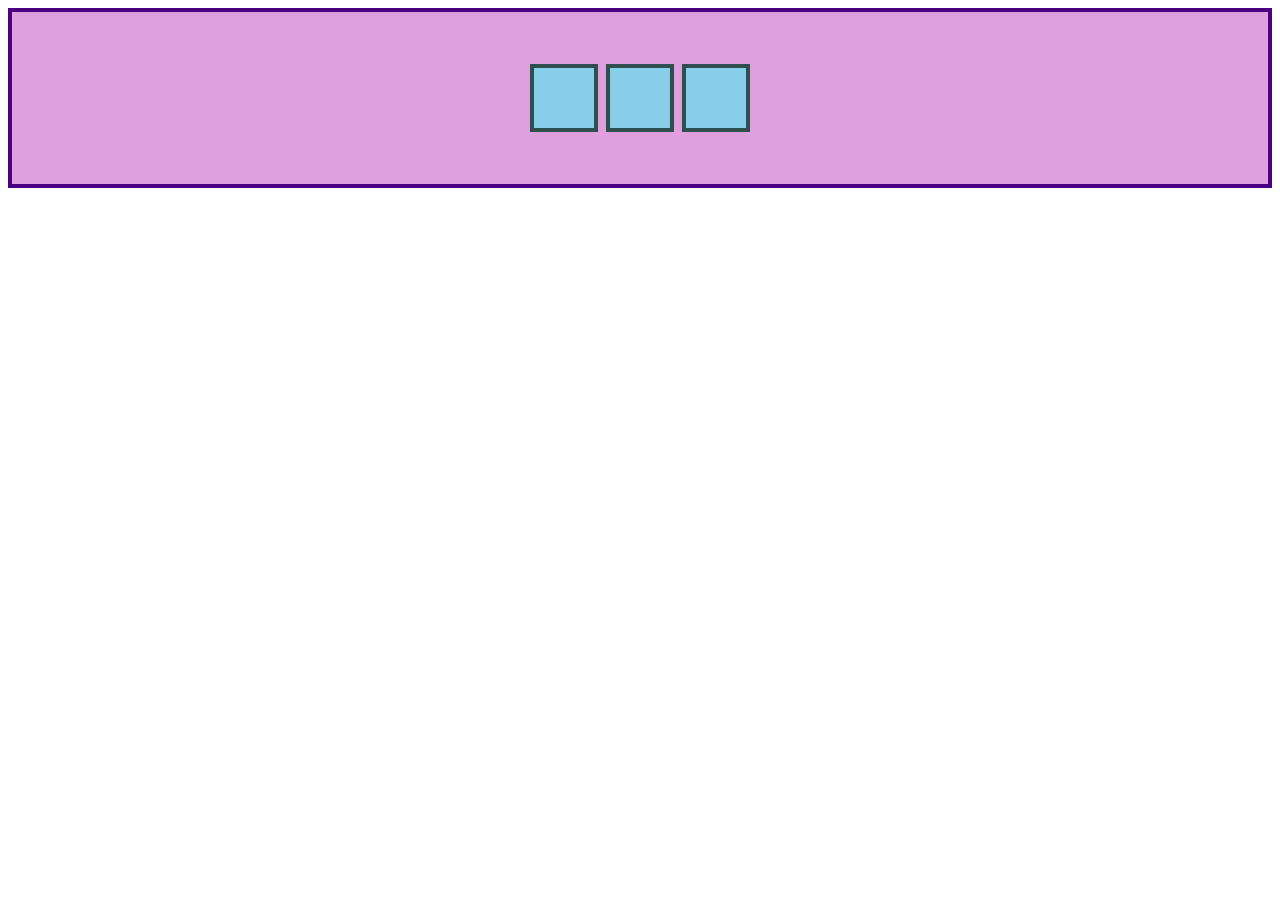
<file: flexbox/index.html>
<!DOCTYPE html>
<html lang="en">
  <head>
    <meta charset="UTF-8" />
    <meta name="viewport" content="width=device-width, initial-scale=1.0" />
    <link rel="stylesheet" href="style.css" />
    <title>Alignment | The Odin Project</title>
  </head>
  <body>
    <div class="container">
      <div class="item"></div>
      <div class="item"></div>
      <div class="item"></div>
    </div>
  </body>
</html>
</file>
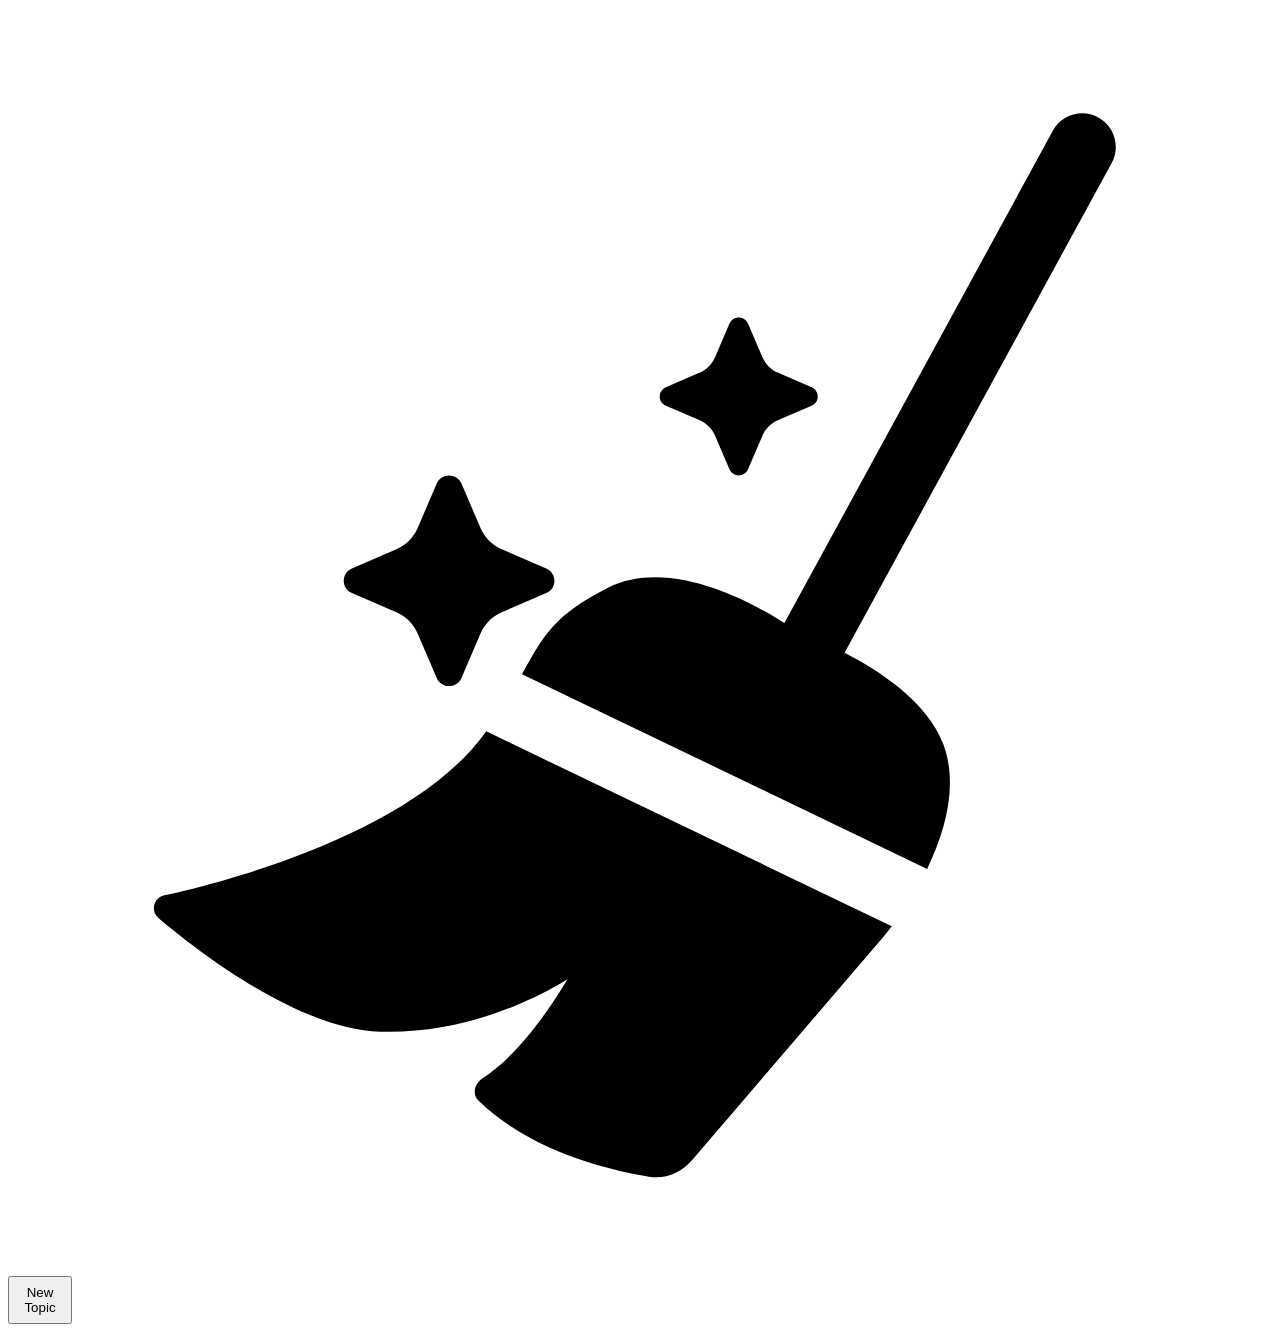
<file: practice/index..html>
<!DOCTYPE html>
<html lang="en">
  <head>
    <meta charset="UTF-8" />
    <meta http-equiv="X-UA-Compatible" content="IE=edge" />
    <meta name="viewport" content="width=device-width, initial-scale=1.0" />
    <link rel="stylesheet" href="style.css" />
    <title>Practice</title>
  </head>
  <body>
    <div class="button">
      <svg-icon
        class="button-icon"
        type="brush"
        size="32"
        style="--icon-size: 32px"
        ><svg viewBox="0 0 24 24" xmlns="http://www.w3.org/2000/svg">
          <path
            fill-rule="evenodd"
            clip-rule="evenodd"
            d="M20.7024 2.07782C20.3937 1.9095 20.0071 2.02326 19.8387 2.33191L14.7415 11.679C14.1315 11.2867 12.5639 10.42 11.3923 11.0061C10.3929 11.5061 10.1645 11.9182 9.7972 12.5811L9.75982 12.6485L17.4519 16.3461C17.8157 15.5976 18.0392 14.7269 17.7579 13.977C17.4612 13.1858 16.5737 12.5962 15.8846 12.2419L20.9565 2.94145C21.1248 2.6328 21.011 2.24614 20.7024 2.07782ZM9.05827 13.7646L9.08017 13.7343L16.7805 17.4359C16.6758 17.5743 16.5752 17.6958 16.4848 17.7962L12.9912 21.8721C12.7862 22.1113 12.4811 22.2405 12.1701 22.1901C11.4069 22.0663 9.9278 21.7116 8.93156 20.7456C8.80688 20.6246 8.85936 20.4169 9.00607 20.324C9.86774 19.7781 10.625 18.4374 10.625 18.4374C10.625 18.4374 9.05827 19.4999 7.0625 19.4374C5.52782 19.3893 3.64397 17.9429 2.85543 17.2771C2.6979 17.144 2.76842 16.8923 2.96968 16.8476C4.24898 16.5636 7.68904 15.6473 9.05827 13.7646Z"
          ></path>
          <path
            d="M8.60974 9.02978C8.52129 8.8234 8.22871 8.82341 8.14026 9.02978L7.77833 9.87431C7.70052 10.0559 7.55586 10.2005 7.37431 10.2783L6.52978 10.6403C6.3234 10.7287 6.32341 11.0213 6.52978 11.1097L7.37431 11.4717C7.55586 11.5495 7.70052 11.6941 7.77833 11.8757L8.14026 12.7202C8.22871 12.9266 8.52129 12.9266 8.60974 12.7202L8.97167 11.8757C9.04948 11.6941 9.19414 11.5495 9.37569 11.4717L10.2202 11.1097C10.4266 11.0213 10.4266 10.7287 10.2202 10.6403L9.37569 10.2783C9.19414 10.2005 9.04948 10.0559 8.97167 9.87431L8.60974 9.02978Z"
          ></path>
          <path
            d="M14.0511 5.99109C13.9847 5.8363 13.7653 5.8363 13.6989 5.99109L13.4275 6.62448C13.3691 6.76064 13.2606 6.86914 13.1245 6.92749L12.4911 7.19895C12.3363 7.26528 12.3363 7.48472 12.4911 7.55105L13.1245 7.82251C13.2606 7.88086 13.3691 7.98936 13.4275 8.12552L13.6989 8.75891C13.7653 8.9137 13.9847 8.9137 14.0511 8.75891L14.3225 8.12552C14.3809 7.98936 14.4894 7.88086 14.6255 7.82251L15.2589 7.55105C15.4137 7.48472 15.4137 7.26528 15.2589 7.19895L14.6255 6.92749C14.4894 6.86914 14.3809 6.76064 14.3225 6.62448L14.0511 5.99109Z"
          ></path>
        </svg>
      </svg-icon>
      <button class="button-text" type="submit">New Topic</button>
    </div>
  </body>
</html>
</file>
<file: flexbox/style.css>
.container {
  height: 140px;
  padding: 16px;
  background: plum;
  border: 4px solid indigo;
  display: flex;
  align-items: center;
  justify-content: center;
  gap: 8px;
}

.item {
  width: 60px;
  height: 60px;
  border: 4px solid darkslategray;
  background: skyblue;
}
</file>
<file: practice/style.css>
.button-text {
  position: relative;
  display: grid;
  grid-template-columns: 48px auto;
  align-items: center;
  height: 48px;
}
</file>
